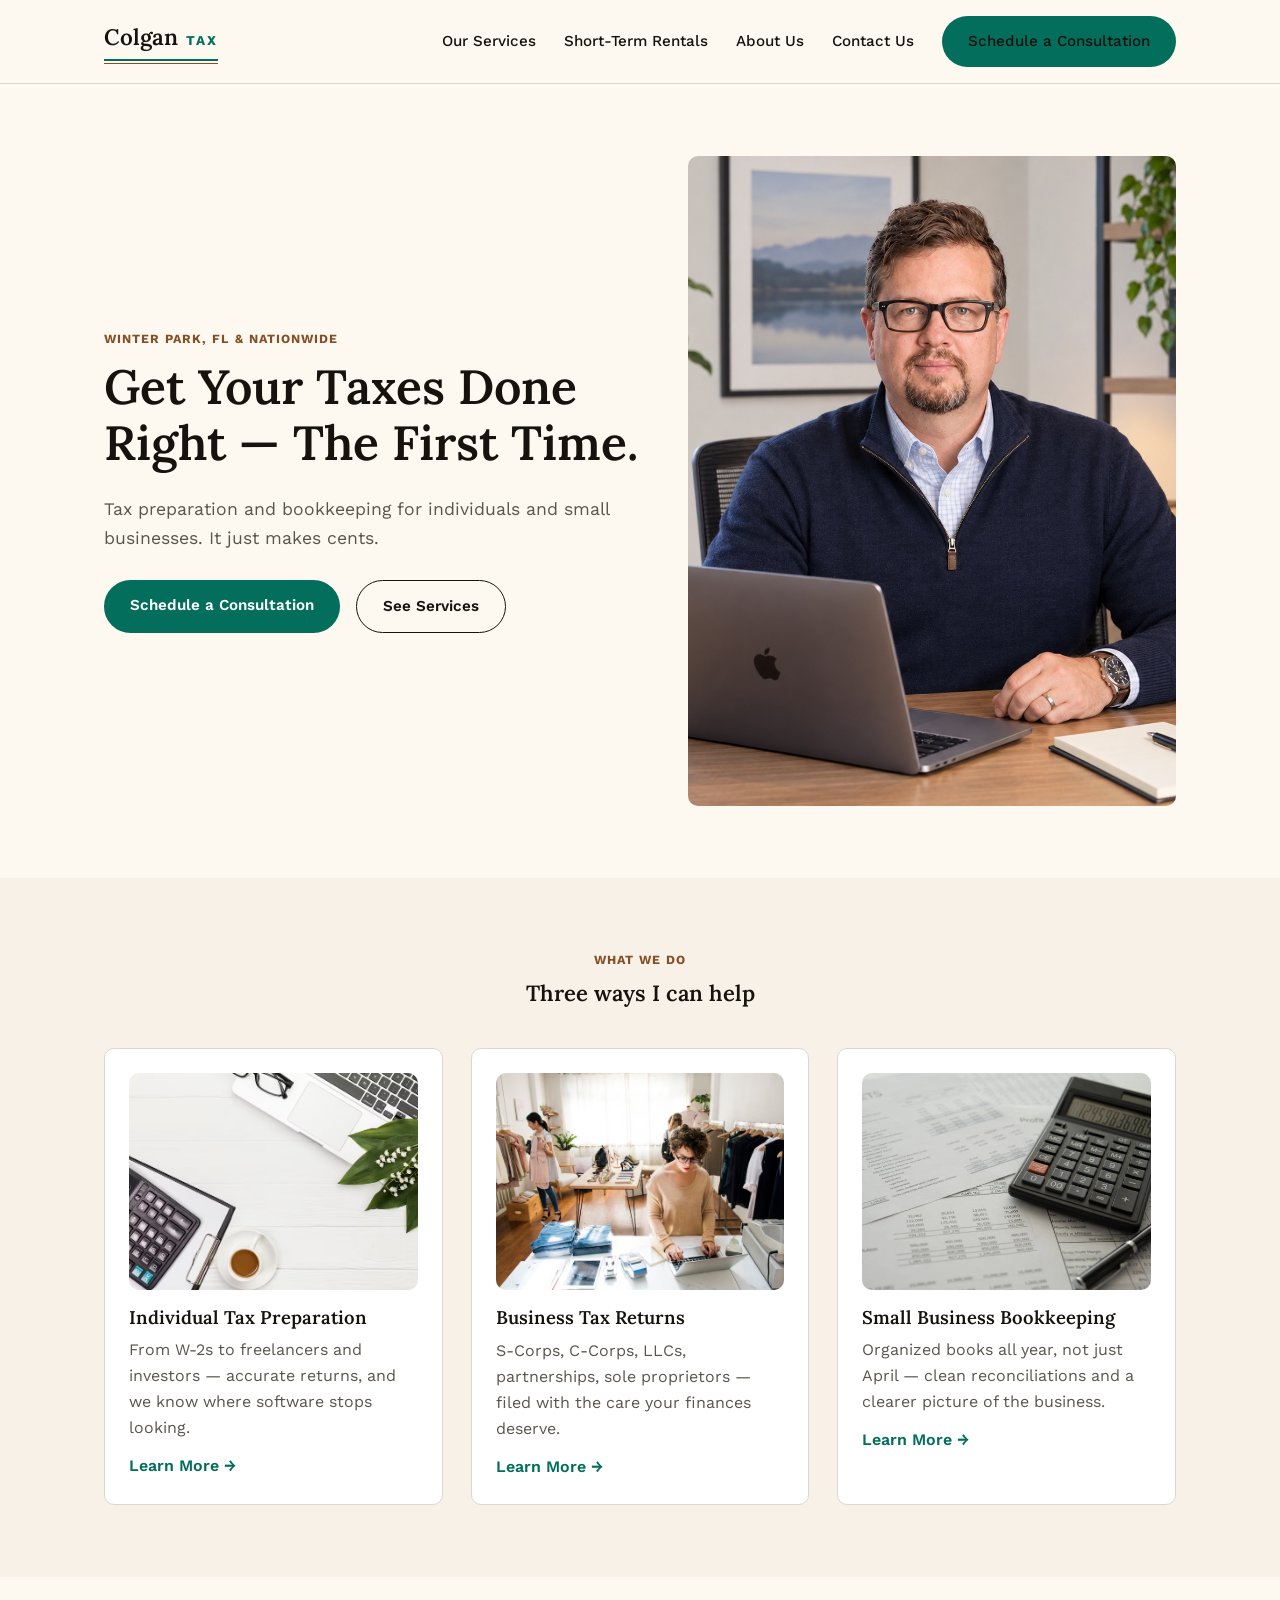
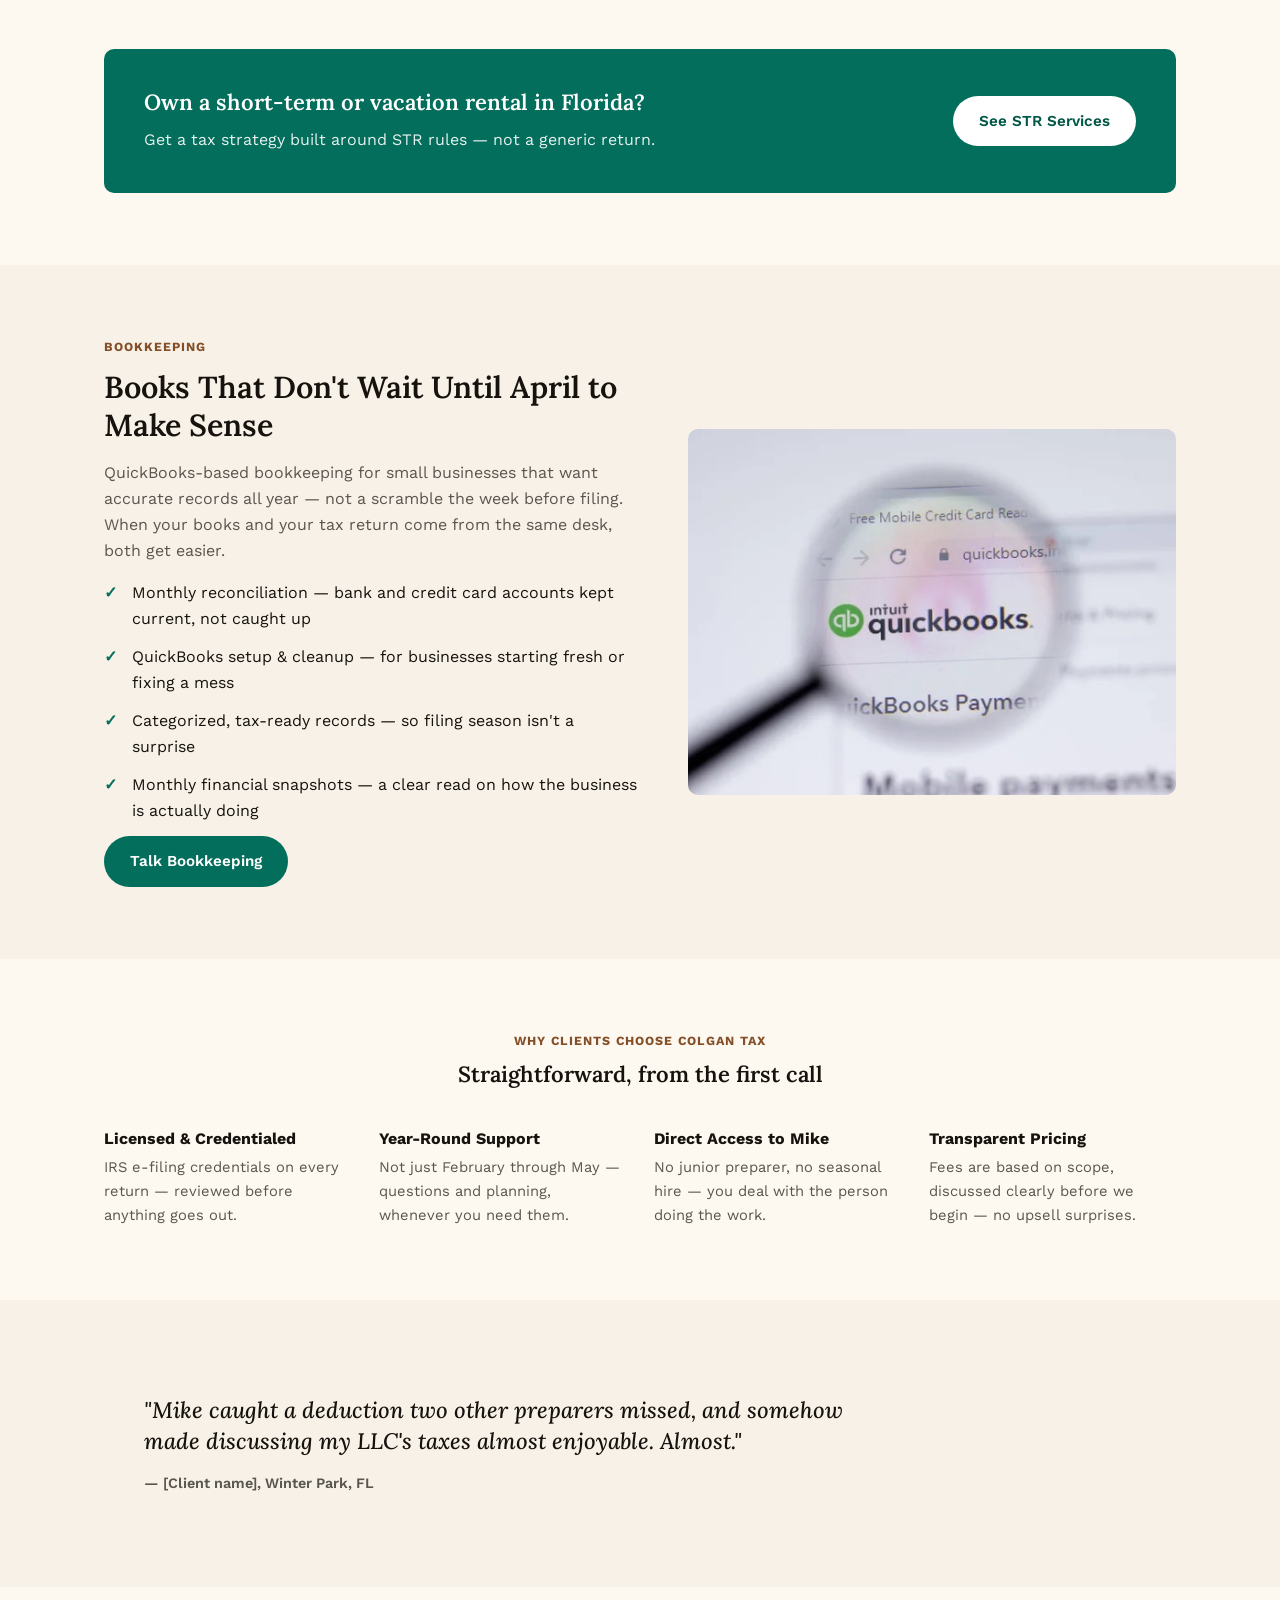
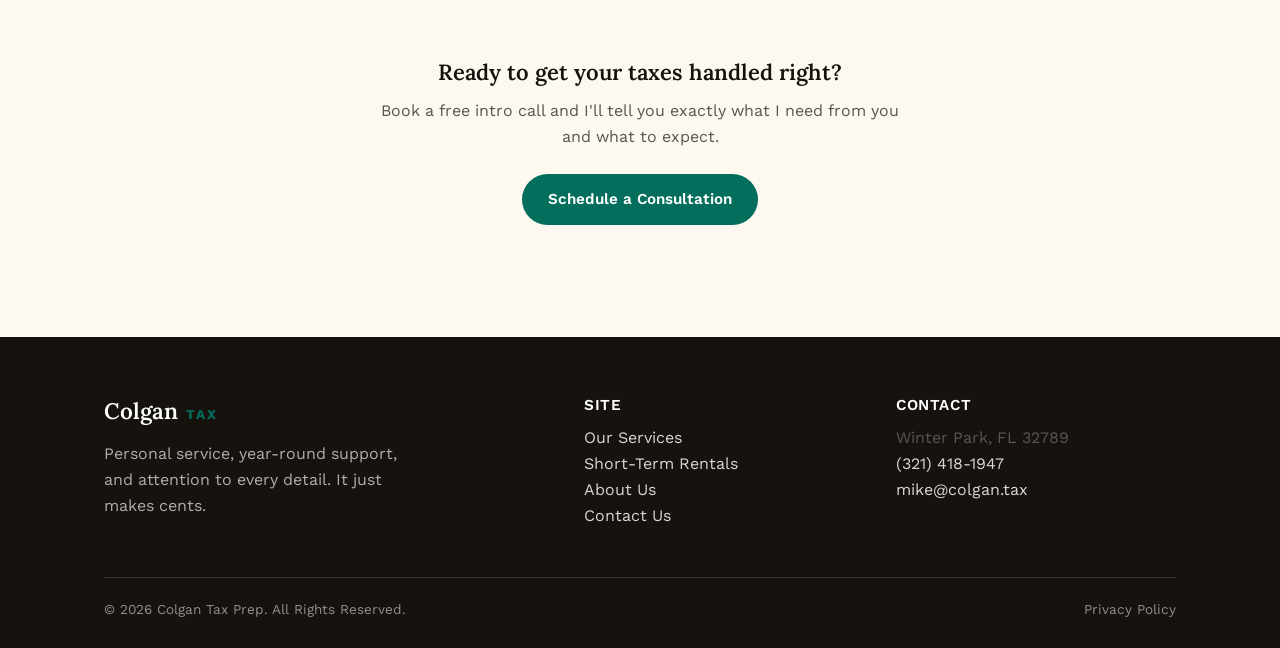
<file: index.html>
<!DOCTYPE html>
<html lang="en">
<head>
  <meta charset="UTF-8">
  <meta name="viewport" content="width=device-width, initial-scale=1.0">
  <title>Colgan Tax | Tax Prep &amp; Bookkeeping for Individuals, Businesses &amp; Short-Term Rental Owners</title>
  <meta name="description" content="Colgan Tax provides individual and business tax preparation, small business bookkeeping, and specialized tax services for short-term rental owners, with deep expertise in Florida rental rules.">
  <link rel="icon" type="image/svg+xml" href="images/favicon.svg">
  <link rel="stylesheet" href="css/styles.css">
</head>
<body>

  <header class="site-header">
    <nav class="nav">
      <a href="index.html" class="logo">
        <span class="logo-wordmark">Colgan<span class="tax">TAX</span></span>
        <span class="logo-rules"><span class="rule-1"></span><span class="rule-2"></span></span>
      </a>
      <button class="nav-toggle" aria-label="Toggle navigation">&#9776;</button>
      <ul class="nav-links">
        <li><a href="services.html">Our Services</a></li>
        <li><a href="short-term-rentals.html">Short-Term Rentals</a></li>
        <li><a href="about.html">About Us</a></li>
        <li><a href="contact.html">Contact Us</a></li>
        <li><a href="contact.html#consultation" class="btn btn-primary">Schedule a Consultation</a></li>
      </ul>
    </nav>
  </header>

  <section class="hero">
    <div class="container hero-grid">
      <div>
        <span class="eyebrow">Winter Park, FL &amp; Nationwide</span>
        <h1 class="display">Get Your Taxes Done Right — The First Time.</h1>
        <p class="lead" style="font-size:1.1rem;">Tax preparation and bookkeeping for individuals and small businesses. It just makes cents.</p>
        <div class="actions">
          <a href="contact.html#consultation" class="btn btn-primary">Schedule a Consultation</a>
          <a href="services.html" class="btn btn-outline">See Services</a>
        </div>
      </div>
      <img src="images/mike-at-desk.jpg" alt="Mike Colgan working at his desk" style="border-radius: var(--radius-card); aspect-ratio: 3/4; object-fit: cover; width: 100%;">
    </div>
  </section>

  <section class="bg-paper-alt">
    <div class="container">
      <div class="section-header center">
        <span class="eyebrow">What We Do</span>
        <h2>Three ways I can help</h2>
      </div>
      <div class="grid grid-3">
        <div class="card">
          <img src="images/desk-work.jpg" alt="Desk with calculator, laptop, and coffee" style="border-radius: var(--radius-card); aspect-ratio: 4/3; object-fit: cover; width: 100%;">
          <h3>Individual Tax Preparation</h3>
          <p>From W-2s to freelancers and investors — accurate returns, and we know where software stops looking.</p>
          <a href="services.html#individual" class="text-link">Learn More &rarr;</a>
        </div>
        <div class="card">
          <img src="images/office.jpg" alt="Small business owner working on a laptop in her shop" style="border-radius: var(--radius-card); aspect-ratio: 4/3; object-fit: cover; width: 100%;">
          <h3>Business Tax Returns</h3>
          <p>S-Corps, C-Corps, LLCs, partnerships, sole proprietors — filed with the care your finances deserve.</p>
          <a href="services.html#business" class="text-link">Learn More &rarr;</a>
        </div>
        <div class="card">
          <img src="images/ledgers.jpg" alt="Financial statements and calculator" style="border-radius: var(--radius-card); aspect-ratio: 4/3; object-fit: cover; width: 100%;">
          <h3>Small Business Bookkeeping</h3>
          <p>Organized books all year, not just April — clean reconciliations and a clearer picture of the business.</p>
          <a href="services.html#bookkeeping" class="text-link">Learn More &rarr;</a>
        </div>
      </div>
    </div>
  </section>

  <section>
    <div class="container">
      <div class="callout">
        <div>
          <h2>Own a short-term or vacation rental in Florida?</h2>
          <p>Get a tax strategy built around STR rules — not a generic return.</p>
        </div>
        <a href="short-term-rentals.html" class="btn" style="background:#fff;color:var(--green-dark);">See STR Services</a>
      </div>
    </div>
  </section>

  <section id="bookkeeping" class="bg-paper-alt">
    <div class="container hero-grid">
      <div>
        <span class="eyebrow">Bookkeeping</span>
        <h2 style="font-size:1.9rem;">Books That Don't Wait Until April to Make Sense</h2>
        <p>QuickBooks-based bookkeeping for small businesses that want accurate records all year — not a scramble the week before filing. When your books and your tax return come from the same desk, both get easier.</p>
        <ul class="check-list">
          <li>Monthly reconciliation — bank and credit card accounts kept current, not caught up</li>
          <li>QuickBooks setup &amp; cleanup — for businesses starting fresh or fixing a mess</li>
          <li>Categorized, tax-ready records — so filing season isn't a surprise</li>
          <li>Monthly financial snapshots — a clear read on how the business is actually doing</li>
        </ul>
        <a href="contact.html#consultation" class="btn btn-primary">Talk Bookkeeping</a>
      </div>
      <img src="images/quickbooks-dashboard.jpg" alt="QuickBooks bookkeeping software" style="border-radius: var(--radius-card); aspect-ratio: 4/3; object-fit: cover; width: 100%;">
    </div>
  </section>

  <section>
    <div class="container">
      <div class="section-header center">
        <span class="eyebrow">Why Clients Choose Colgan Tax</span>
        <h2>Straightforward, from the first call</h2>
      </div>
      <div class="grid grid-4">
        <div class="trust-item">
          <h3>Licensed &amp; Credentialed</h3>
          <p>IRS e-filing credentials on every return — reviewed before anything goes out.</p>
        </div>
        <div class="trust-item">
          <h3>Year-Round Support</h3>
          <p>Not just February through May — questions and planning, whenever you need them.</p>
        </div>
        <div class="trust-item">
          <h3>Direct Access to Mike</h3>
          <p>No junior preparer, no seasonal hire — you deal with the person doing the work.</p>
        </div>
        <div class="trust-item">
          <h3>Transparent Pricing</h3>
          <p>Fees are based on scope, discussed clearly before we begin — no upsell surprises.</p>
        </div>
      </div>
    </div>
  </section>

  <section class="bg-paper-alt">
    <div class="container">
      <blockquote class="testimonial">
        "Mike caught a deduction two other preparers missed, and somehow made discussing my LLC's taxes almost enjoyable. Almost."
        <cite>— [Client name], Winter Park, FL</cite>
      </blockquote>
    </div>
  </section>

  <section class="text-center">
    <div class="container">
      <h2>Ready to get your taxes handled right?</h2>
      <p style="max-width:520px;margin:0 auto 24px;">Book a free intro call and I'll tell you exactly what I need from you and what to expect.</p>
      <a href="contact.html#consultation" class="btn btn-primary">Schedule a Consultation</a>
    </div>
  </section>

  <footer class="site-footer">
    <div class="container">
      <div class="footer-grid">
        <div>
          <span class="logo-wordmark">Colgan<span class="tax">TAX</span></span>
          <p class="footer-tagline">Personal service, year-round support, and attention to every detail. It just makes cents.</p>
        </div>
        <div>
          <h4>Site</h4>
          <p><a href="services.html">Our Services</a><br>
          <a href="short-term-rentals.html">Short-Term Rentals</a><br>
          <a href="about.html">About Us</a><br>
          <a href="contact.html">Contact Us</a></p>
        </div>
        <div>
          <h4>Contact</h4>
          <p>Winter Park, FL 32789<br>
          <a href="tel:+13214181947">(321) 418-1947</a><br>
          <a href="mailto:mike@colgan.tax">mike@colgan.tax</a></p>
        </div>
      </div>
      <div class="footer-bottom">
        <span>&copy; <span data-year>2026</span> Colgan Tax Prep. All Rights Reserved.</span>
        <span><a href="#">Privacy Policy</a></span>
      </div>
    </div>
  </footer>

  <script src="js/main.js"></script>
</body>
</html>
</file>
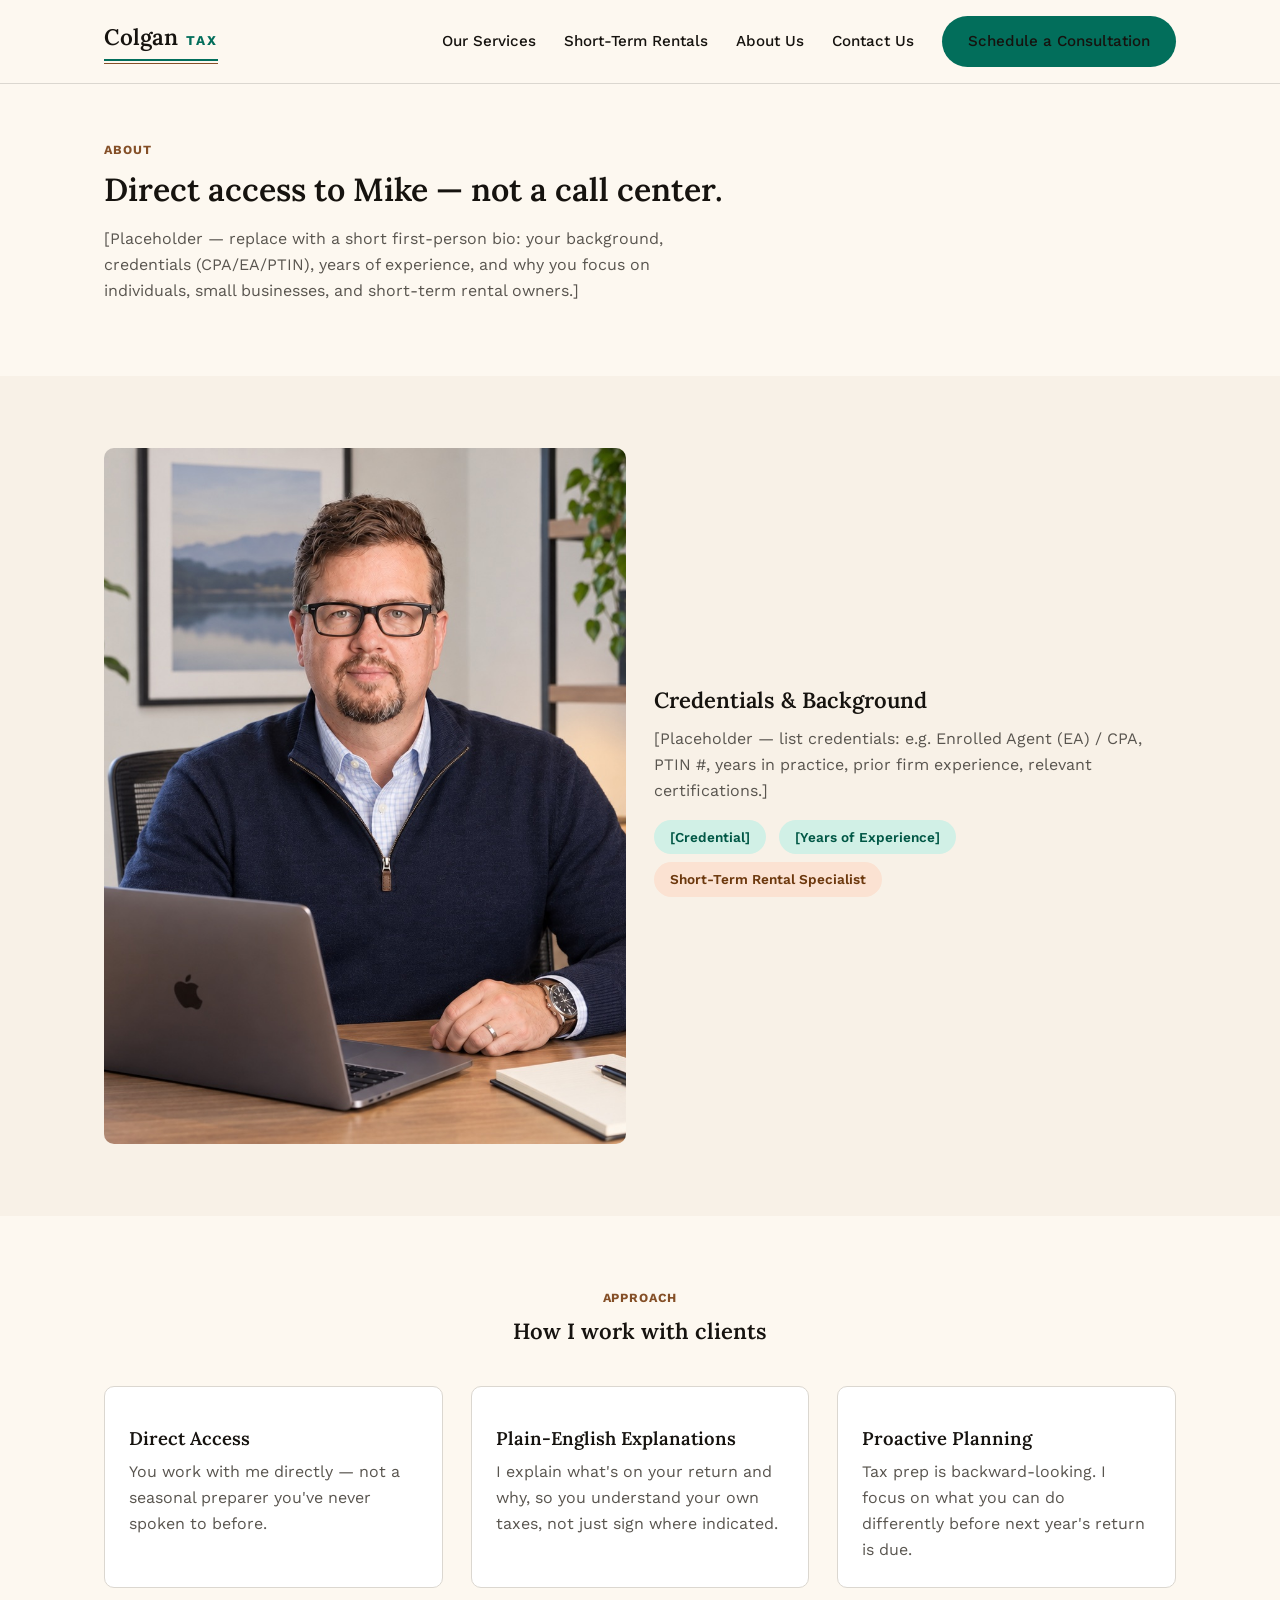
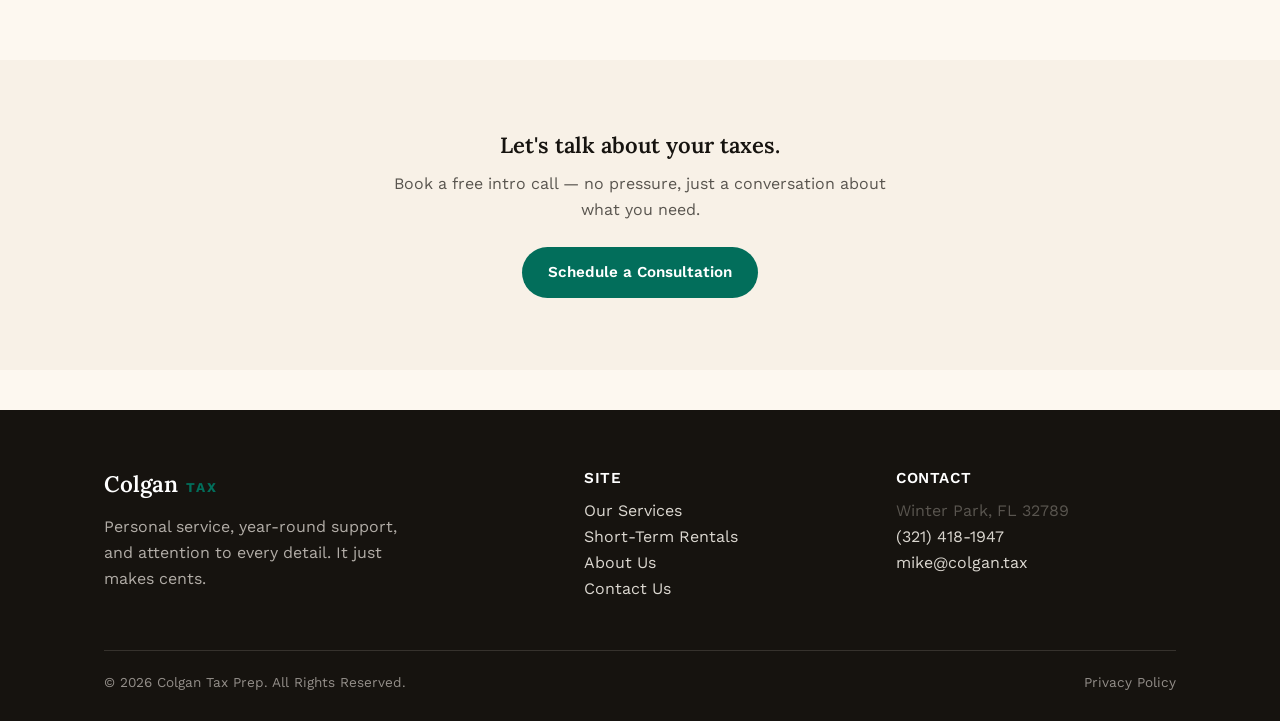
<file: about.html>
<!DOCTYPE html>
<html lang="en">
<head>
  <meta charset="UTF-8">
  <meta name="viewport" content="width=device-width, initial-scale=1.0">
  <title>About | Colgan Tax</title>
  <meta name="description" content="Learn about Colgan Tax and Mike Colgan's approach to individual, business, and short-term rental tax preparation.">
  <link rel="icon" type="image/svg+xml" href="images/favicon.svg">
  <link rel="stylesheet" href="css/styles.css">
</head>
<body>

  <header class="site-header">
    <nav class="nav">
      <a href="index.html" class="logo">
        <span class="logo-wordmark">Colgan<span class="tax">TAX</span></span>
        <span class="logo-rules"><span class="rule-1"></span><span class="rule-2"></span></span>
      </a>
      <button class="nav-toggle" aria-label="Toggle navigation">&#9776;</button>
      <ul class="nav-links">
        <li><a href="services.html">Our Services</a></li>
        <li><a href="short-term-rentals.html">Short-Term Rentals</a></li>
        <li><a href="about.html">About Us</a></li>
        <li><a href="contact.html">Contact Us</a></li>
        <li><a href="contact.html#consultation" class="btn btn-primary">Schedule a Consultation</a></li>
      </ul>
    </nav>
  </header>

  <section class="hero-small">
    <div class="container">
      <span class="eyebrow">About</span>
      <h1>Direct access to Mike — not a call center.</h1>
      <p style="max-width:600px;">[Placeholder — replace with a short first-person bio: your background, credentials (CPA/EA/PTIN), years of experience, and why you focus on individuals, small businesses, and short-term rental owners.]</p>
    </div>
  </section>

  <section class="bg-paper-alt">
    <div class="container grid grid-2" style="align-items:center;">
      <img src="images/mike-at-desk.jpg" alt="Mike Colgan working at his desk" style="border-radius: var(--radius-card); aspect-ratio: 3/4; object-fit: cover; width: 100%;">
      <div>
        <h2>Credentials &amp; Background</h2>
        <p>[Placeholder — list credentials: e.g. Enrolled Agent (EA) / CPA, PTIN #, years in practice, prior firm experience, relevant certifications.]</p>
        <div>
          <span class="tag tag-green">[Credential]</span>
          <span class="tag tag-green">[Years of Experience]</span>
          <span class="tag tag-gold">Short-Term Rental Specialist</span>
        </div>
      </div>
    </div>
  </section>

  <section>
    <div class="container">
      <div class="section-header center">
        <span class="eyebrow">Approach</span>
        <h2>How I work with clients</h2>
      </div>
      <div class="grid grid-3">
        <div class="card">
          <h3>Direct Access</h3>
          <p style="margin-bottom:0;">You work with me directly — not a seasonal preparer you've never spoken to before.</p>
        </div>
        <div class="card">
          <h3>Plain-English Explanations</h3>
          <p style="margin-bottom:0;">I explain what's on your return and why, so you understand your own taxes, not just sign where indicated.</p>
        </div>
        <div class="card">
          <h3>Proactive Planning</h3>
          <p style="margin-bottom:0;">Tax prep is backward-looking. I focus on what you can do differently before next year's return is due.</p>
        </div>
      </div>
    </div>
  </section>

  <section class="bg-paper-alt text-center">
    <div class="container">
      <h2>Let's talk about your taxes.</h2>
      <p style="max-width:520px;margin:0 auto 24px;">Book a free intro call — no pressure, just a conversation about what you need.</p>
      <a href="contact.html#consultation" class="btn btn-primary">Schedule a Consultation</a>
    </div>
  </section>

  <footer class="site-footer">
    <div class="container">
      <div class="footer-grid">
        <div>
          <span class="logo-wordmark">Colgan<span class="tax">TAX</span></span>
          <p class="footer-tagline">Personal service, year-round support, and attention to every detail. It just makes cents.</p>
        </div>
        <div>
          <h4>Site</h4>
          <p><a href="services.html">Our Services</a><br>
          <a href="short-term-rentals.html">Short-Term Rentals</a><br>
          <a href="about.html">About Us</a><br>
          <a href="contact.html">Contact Us</a></p>
        </div>
        <div>
          <h4>Contact</h4>
          <p>Winter Park, FL 32789<br>
          <a href="tel:+13214181947">(321) 418-1947</a><br>
          <a href="mailto:mike@colgan.tax">mike@colgan.tax</a></p>
        </div>
      </div>
      <div class="footer-bottom">
        <span>&copy; <span data-year>2026</span> Colgan Tax Prep. All Rights Reserved.</span>
        <span><a href="#">Privacy Policy</a></span>
      </div>
    </div>
  </footer>

  <script src="js/main.js"></script>
</body>
</html>
</file>
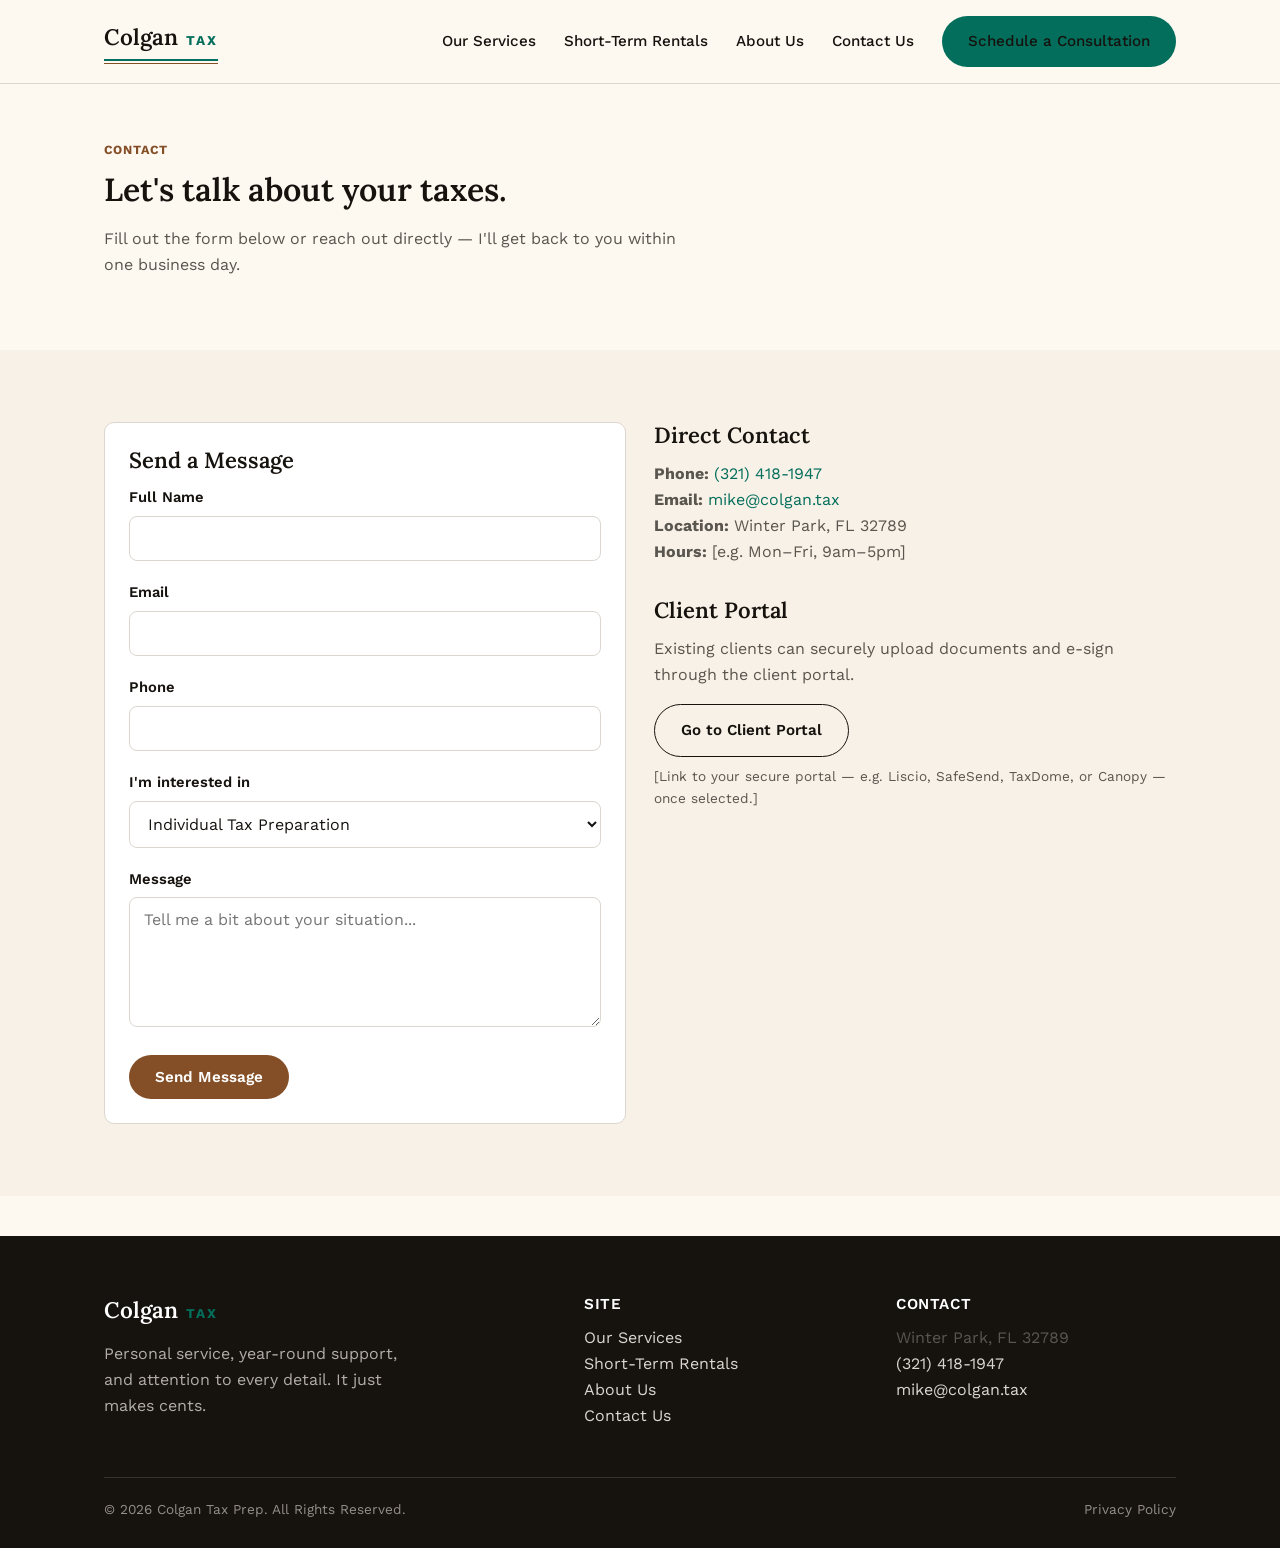
<file: contact.html>
<!DOCTYPE html>
<html lang="en">
<head>
  <meta charset="UTF-8">
  <meta name="viewport" content="width=device-width, initial-scale=1.0">
  <title>Contact | Colgan Tax</title>
  <meta name="description" content="Contact Colgan Tax to book a consultation for individual tax, business tax, bookkeeping, or short-term rental tax services.">
  <link rel="icon" type="image/svg+xml" href="images/favicon.svg">
  <link rel="stylesheet" href="css/styles.css">
</head>
<body>

  <header class="site-header">
    <nav class="nav">
      <a href="index.html" class="logo">
        <span class="logo-wordmark">Colgan<span class="tax">TAX</span></span>
        <span class="logo-rules"><span class="rule-1"></span><span class="rule-2"></span></span>
      </a>
      <button class="nav-toggle" aria-label="Toggle navigation">&#9776;</button>
      <ul class="nav-links">
        <li><a href="services.html">Our Services</a></li>
        <li><a href="short-term-rentals.html">Short-Term Rentals</a></li>
        <li><a href="about.html">About Us</a></li>
        <li><a href="contact.html">Contact Us</a></li>
        <li><a href="contact.html#consultation" class="btn btn-primary">Schedule a Consultation</a></li>
      </ul>
    </nav>
  </header>

  <section class="hero-small">
    <div class="container">
      <span class="eyebrow">Contact</span>
      <h1>Let's talk about your taxes.</h1>
      <p style="max-width:600px;">Fill out the form below or reach out directly — I'll get back to you within one business day.</p>
    </div>
  </section>

  <section id="consultation" class="bg-paper-alt">
    <div class="container grid grid-2">
      <div class="card">
        <h2>Send a Message</h2>
        <!--
          Netlify Forms: this form is auto-detected at deploy time because of
          data-netlify="true" and the hidden form-name field. No backend needed.
          Submissions show up in the Netlify dashboard under Forms.
        -->
        <form name="contact" method="POST" data-netlify="true" netlify-honeypot="bot-field">
          <input type="hidden" name="form-name" value="contact">
          <p style="display:none;">
            <label>Don't fill this out if you're human: <input name="bot-field"></label>
          </p>

          <div class="field">
            <label for="name">Full Name</label>
            <input type="text" id="name" name="name" required>
          </div>

          <div class="field">
            <label for="email">Email</label>
            <input type="email" id="email" name="email" required>
          </div>

          <div class="field">
            <label for="phone">Phone</label>
            <input type="tel" id="phone" name="phone">
          </div>

          <div class="field">
            <label for="interest">I'm interested in</label>
            <select id="interest" name="interest">
              <option>Individual Tax Preparation</option>
              <option>Business Tax Preparation</option>
              <option>Bookkeeping</option>
              <option>Short-Term Rental Tax</option>
              <option>Not sure yet</option>
            </select>
          </div>

          <div class="field">
            <label for="message">Message</label>
            <textarea id="message" name="message" required placeholder="Tell me a bit about your situation..."></textarea>
          </div>

          <button type="submit" class="btn btn-gold">Send Message</button>
        </form>
      </div>

      <div>
        <h2>Direct Contact</h2>
        <p><strong>Phone:</strong> <a href="tel:+13214181947">(321) 418-1947</a><br>
        <strong>Email:</strong> <a href="mailto:mike@colgan.tax">mike@colgan.tax</a><br>
        <strong>Location:</strong> Winter Park, FL 32789<br>
        <strong>Hours:</strong> [e.g. Mon–Fri, 9am–5pm]</p>

        <h2 style="margin-top:32px;">Client Portal</h2>
        <p>Existing clients can securely upload documents and e-sign through the client portal.</p>
        <a href="#" class="btn btn-outline">Go to Client Portal</a>
        <p style="font-size:0.85rem;margin-top:8px;">[Link to your secure portal — e.g. Liscio, SafeSend, TaxDome, or Canopy — once selected.]</p>
      </div>
    </div>
  </section>

  <footer class="site-footer">
    <div class="container">
      <div class="footer-grid">
        <div>
          <span class="logo-wordmark">Colgan<span class="tax">TAX</span></span>
          <p class="footer-tagline">Personal service, year-round support, and attention to every detail. It just makes cents.</p>
        </div>
        <div>
          <h4>Site</h4>
          <p><a href="services.html">Our Services</a><br>
          <a href="short-term-rentals.html">Short-Term Rentals</a><br>
          <a href="about.html">About Us</a><br>
          <a href="contact.html">Contact Us</a></p>
        </div>
        <div>
          <h4>Contact</h4>
          <p>Winter Park, FL 32789<br>
          <a href="tel:+13214181947">(321) 418-1947</a><br>
          <a href="mailto:mike@colgan.tax">mike@colgan.tax</a></p>
        </div>
      </div>
      <div class="footer-bottom">
        <span>&copy; <span data-year>2026</span> Colgan Tax Prep. All Rights Reserved.</span>
        <span><a href="#">Privacy Policy</a></span>
      </div>
    </div>
  </footer>

  <script src="js/main.js"></script>
</body>
</html>
</file>
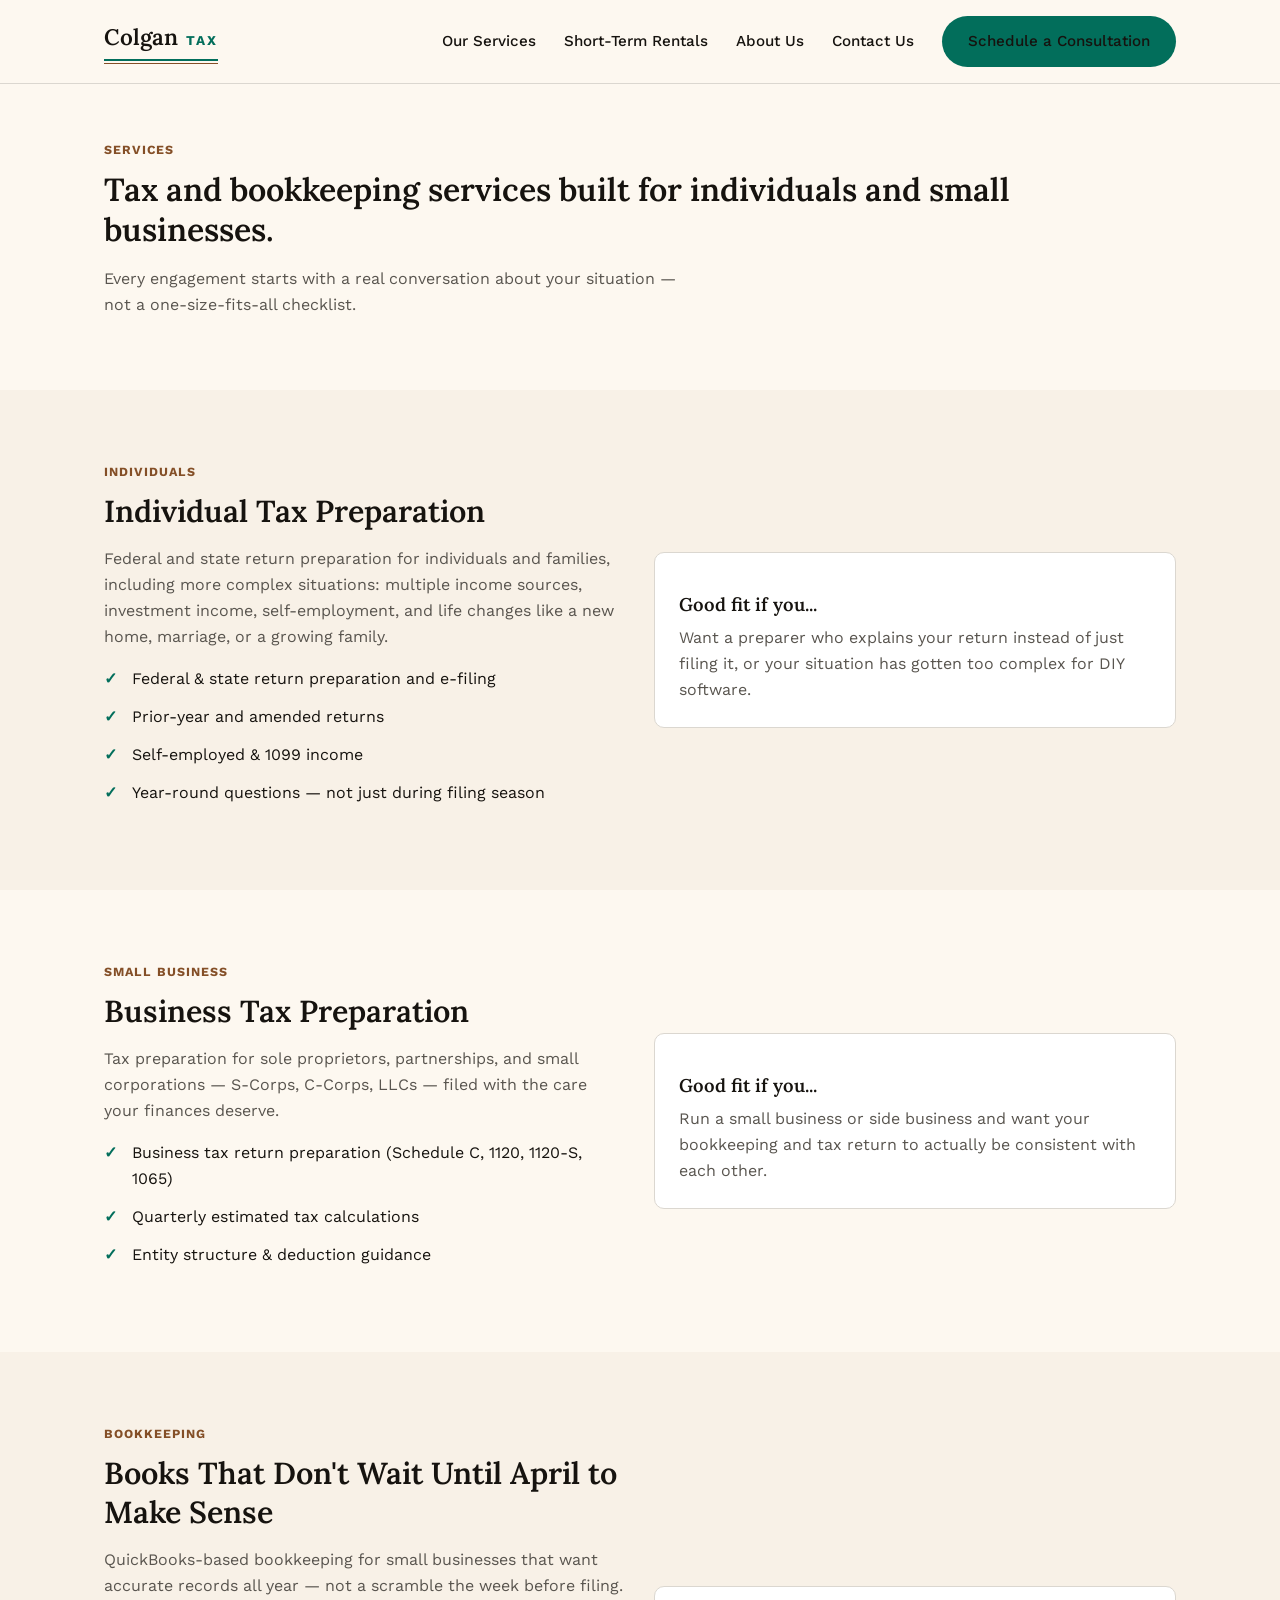
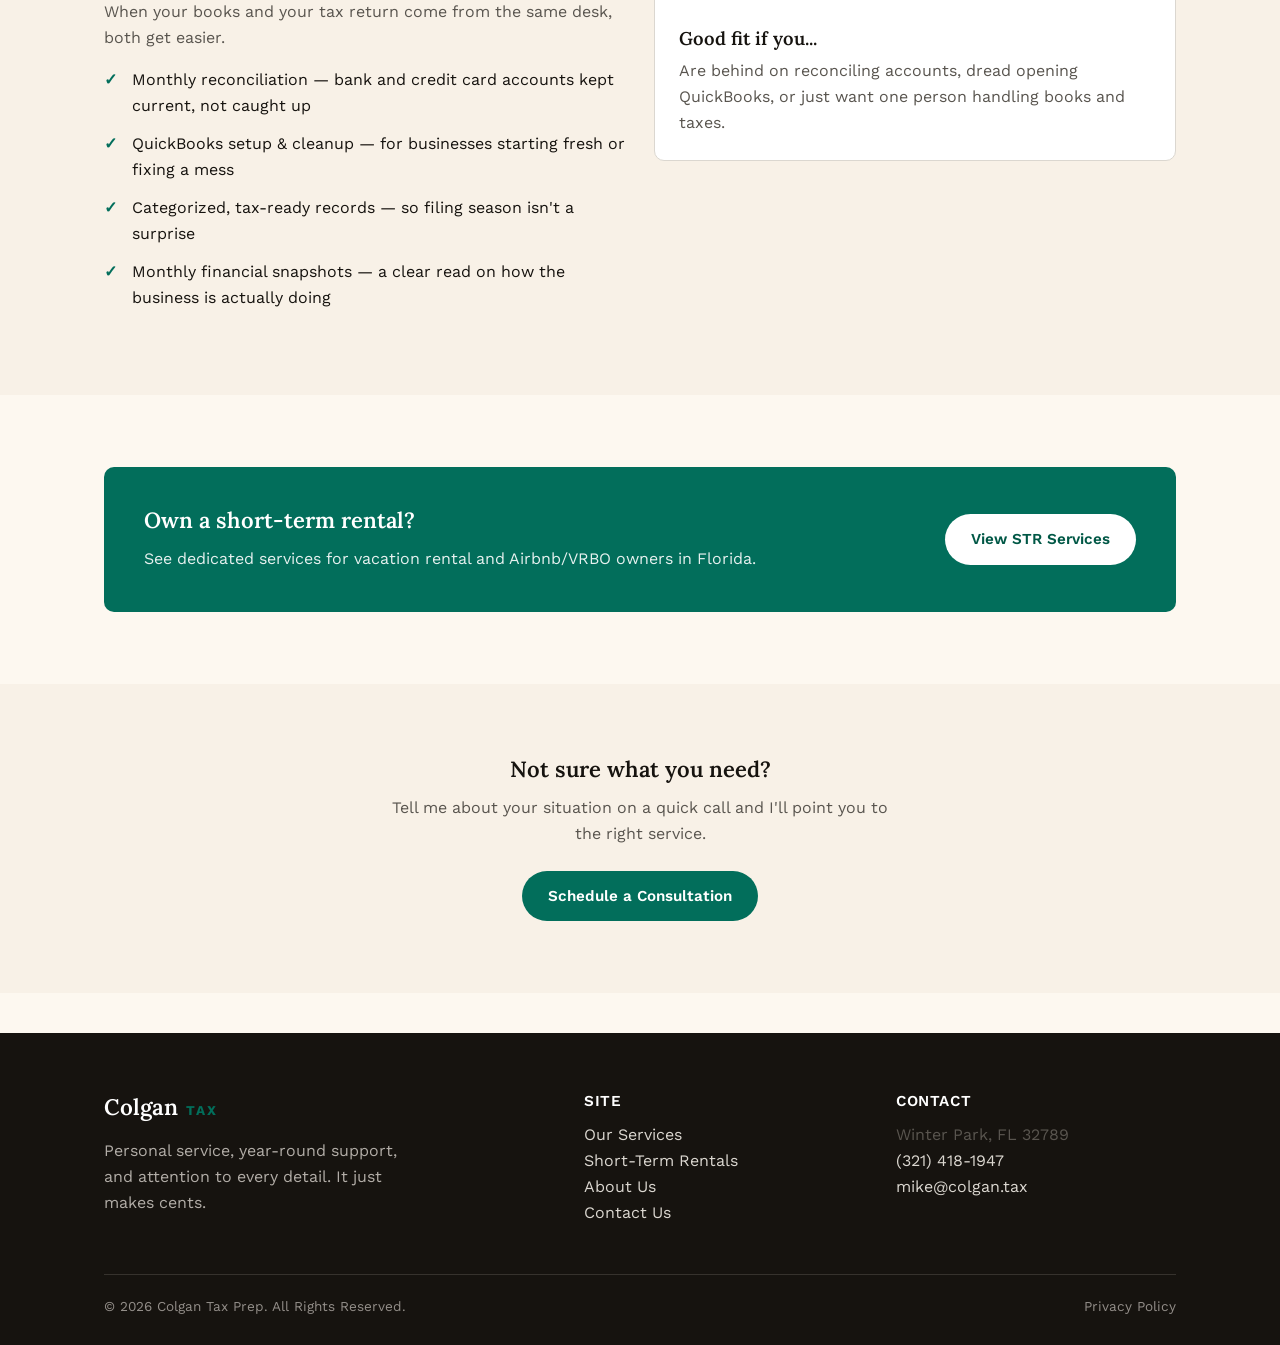
<file: services.html>
<!DOCTYPE html>
<html lang="en">
<head>
  <meta charset="UTF-8">
  <meta name="viewport" content="width=device-width, initial-scale=1.0">
  <title>Services | Colgan Tax</title>
  <meta name="description" content="Individual tax preparation, business tax preparation, and small business bookkeeping services from Colgan Tax.">
  <link rel="icon" type="image/svg+xml" href="images/favicon.svg">
  <link rel="stylesheet" href="css/styles.css">
</head>
<body>

  <header class="site-header">
    <nav class="nav">
      <a href="index.html" class="logo">
        <span class="logo-wordmark">Colgan<span class="tax">TAX</span></span>
        <span class="logo-rules"><span class="rule-1"></span><span class="rule-2"></span></span>
      </a>
      <button class="nav-toggle" aria-label="Toggle navigation">&#9776;</button>
      <ul class="nav-links">
        <li><a href="services.html">Our Services</a></li>
        <li><a href="short-term-rentals.html">Short-Term Rentals</a></li>
        <li><a href="about.html">About Us</a></li>
        <li><a href="contact.html">Contact Us</a></li>
        <li><a href="contact.html#consultation" class="btn btn-primary">Schedule a Consultation</a></li>
      </ul>
    </nav>
  </header>

  <section class="hero-small">
    <div class="container">
      <span class="eyebrow">Services</span>
      <h1>Tax and bookkeeping services built for individuals and small businesses.</h1>
      <p style="max-width:600px;">Every engagement starts with a real conversation about your situation — not a one-size-fits-all checklist.</p>
    </div>
  </section>

  <section id="individual" class="bg-paper-alt">
    <div class="container grid grid-2" style="align-items:center;">
      <div>
        <span class="eyebrow">Individuals</span>
        <h2 style="font-size:1.9rem;">Individual Tax Preparation</h2>
        <p>Federal and state return preparation for individuals and families, including more complex situations: multiple income sources, investment income, self-employment, and life changes like a new home, marriage, or a growing family.</p>
        <ul class="check-list">
          <li>Federal &amp; state return preparation and e-filing</li>
          <li>Prior-year and amended returns</li>
          <li>Self-employed &amp; 1099 income</li>
          <li>Year-round questions — not just during filing season</li>
        </ul>
      </div>
      <div class="card">
        <h3>Good fit if you...</h3>
        <p style="margin-bottom:0;">Want a preparer who explains your return instead of just filing it, or your situation has gotten too complex for DIY software.</p>
      </div>
    </div>
  </section>

  <section id="business">
    <div class="container grid grid-2" style="align-items:center;">
      <div class="card" style="order:2;">
        <h3>Good fit if you...</h3>
        <p style="margin-bottom:0;">Run a small business or side business and want your bookkeeping and tax return to actually be consistent with each other.</p>
      </div>
      <div style="order:1;">
        <span class="eyebrow">Small Business</span>
        <h2 style="font-size:1.9rem;">Business Tax Preparation</h2>
        <p>Tax preparation for sole proprietors, partnerships, and small corporations — S-Corps, C-Corps, LLCs — filed with the care your finances deserve.</p>
        <ul class="check-list">
          <li>Business tax return preparation (Schedule C, 1120, 1120-S, 1065)</li>
          <li>Quarterly estimated tax calculations</li>
          <li>Entity structure &amp; deduction guidance</li>
        </ul>
      </div>
    </div>
  </section>

  <section id="bookkeeping" class="bg-paper-alt">
    <div class="container grid grid-2" style="align-items:center;">
      <div>
        <span class="eyebrow">Bookkeeping</span>
        <h2 style="font-size:1.9rem;">Books That Don't Wait Until April to Make Sense</h2>
        <p>QuickBooks-based bookkeeping for small businesses that want accurate records all year — not a scramble the week before filing. When your books and your tax return come from the same desk, both get easier.</p>
        <ul class="check-list">
          <li>Monthly reconciliation — bank and credit card accounts kept current, not caught up</li>
          <li>QuickBooks setup &amp; cleanup — for businesses starting fresh or fixing a mess</li>
          <li>Categorized, tax-ready records — so filing season isn't a surprise</li>
          <li>Monthly financial snapshots — a clear read on how the business is actually doing</li>
        </ul>
      </div>
      <div class="card">
        <h3>Good fit if you...</h3>
        <p style="margin-bottom:0;">Are behind on reconciling accounts, dread opening QuickBooks, or just want one person handling books and taxes.</p>
      </div>
    </div>
  </section>

  <section>
    <div class="container">
      <div class="callout">
        <div>
          <h2>Own a short-term rental?</h2>
          <p>See dedicated services for vacation rental and Airbnb/VRBO owners in Florida.</p>
        </div>
        <a href="short-term-rentals.html" class="btn" style="background:#fff;color:var(--green-dark);">View STR Services</a>
      </div>
    </div>
  </section>

  <section class="bg-paper-alt text-center">
    <div class="container">
      <h2>Not sure what you need?</h2>
      <p style="max-width:520px;margin:0 auto 24px;">Tell me about your situation on a quick call and I'll point you to the right service.</p>
      <a href="contact.html#consultation" class="btn btn-primary">Schedule a Consultation</a>
    </div>
  </section>

  <footer class="site-footer">
    <div class="container">
      <div class="footer-grid">
        <div>
          <span class="logo-wordmark">Colgan<span class="tax">TAX</span></span>
          <p class="footer-tagline">Personal service, year-round support, and attention to every detail. It just makes cents.</p>
        </div>
        <div>
          <h4>Site</h4>
          <p><a href="services.html">Our Services</a><br>
          <a href="short-term-rentals.html">Short-Term Rentals</a><br>
          <a href="about.html">About Us</a><br>
          <a href="contact.html">Contact Us</a></p>
        </div>
        <div>
          <h4>Contact</h4>
          <p>Winter Park, FL 32789<br>
          <a href="tel:+13214181947">(321) 418-1947</a><br>
          <a href="mailto:mike@colgan.tax">mike@colgan.tax</a></p>
        </div>
      </div>
      <div class="footer-bottom">
        <span>&copy; <span data-year>2026</span> Colgan Tax Prep. All Rights Reserved.</span>
        <span><a href="#">Privacy Policy</a></span>
      </div>
    </div>
  </footer>

  <script src="js/main.js"></script>
</body>
</html>
</file>
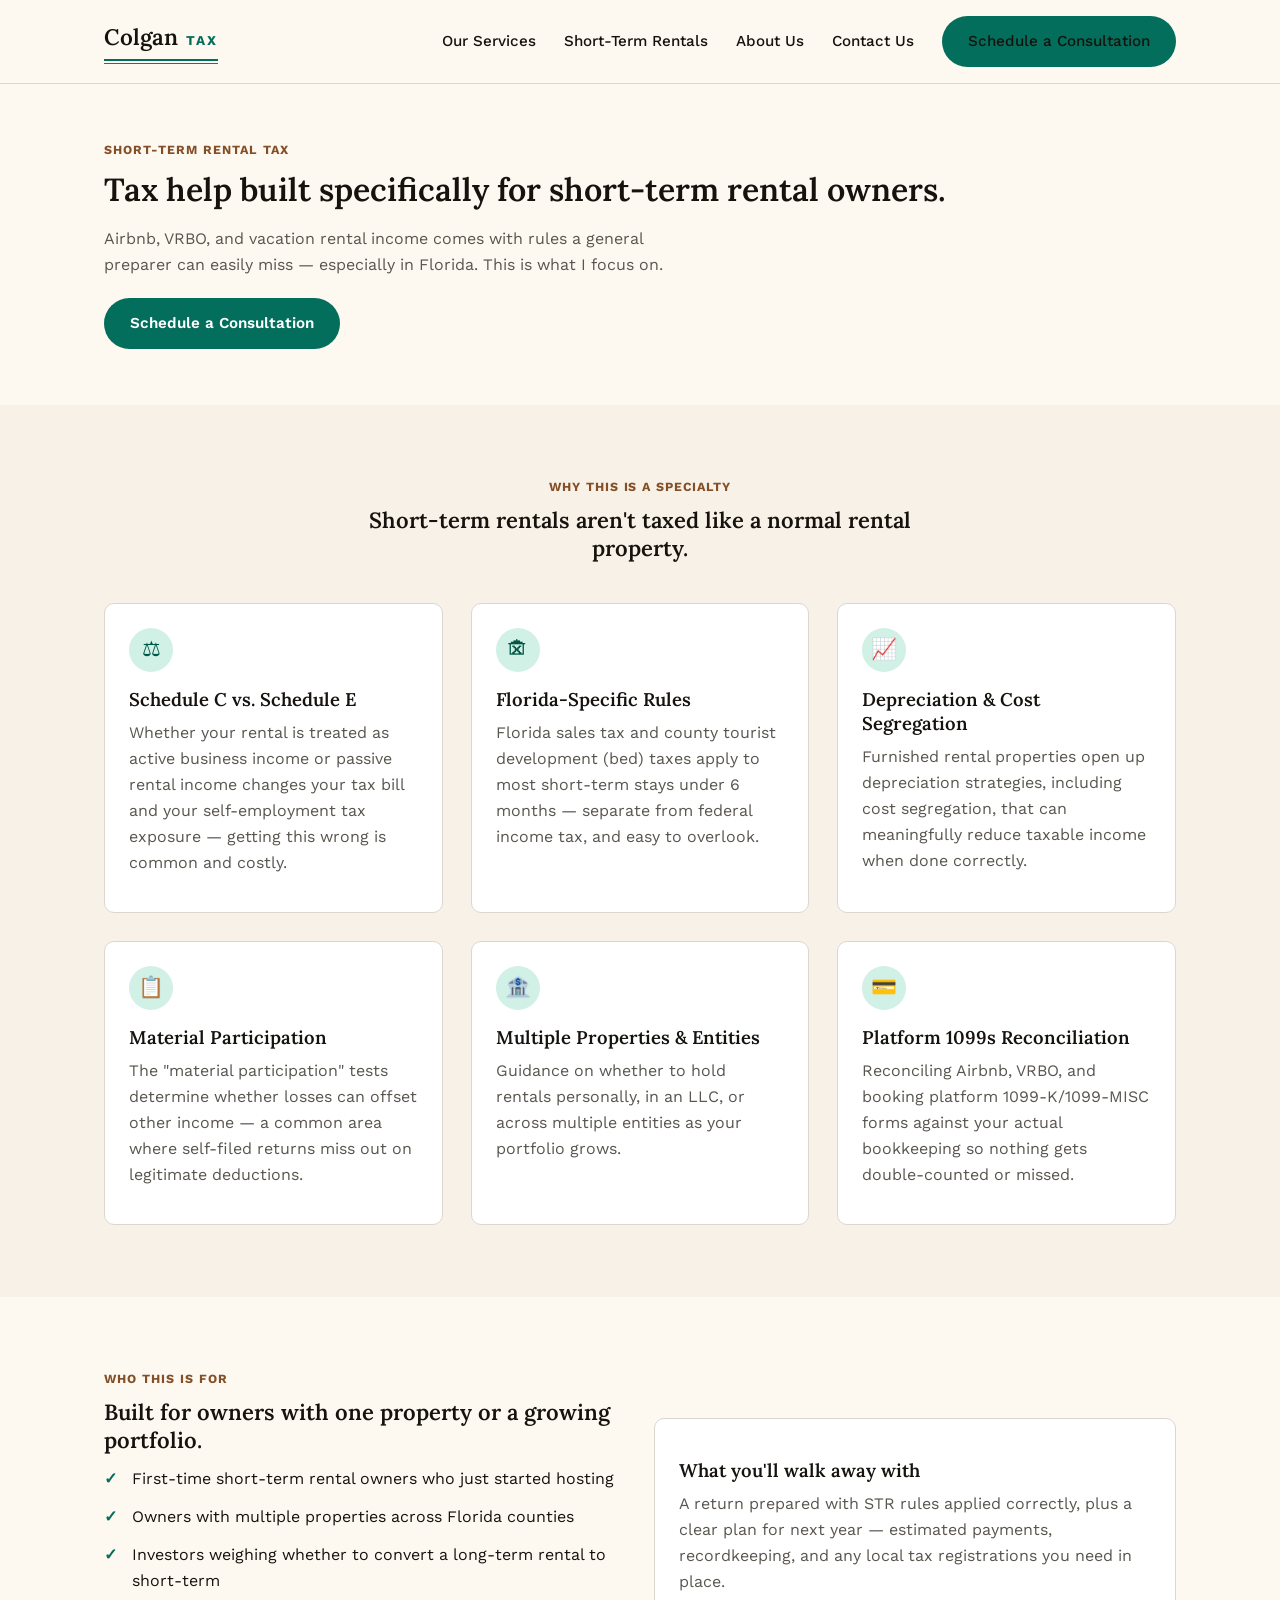
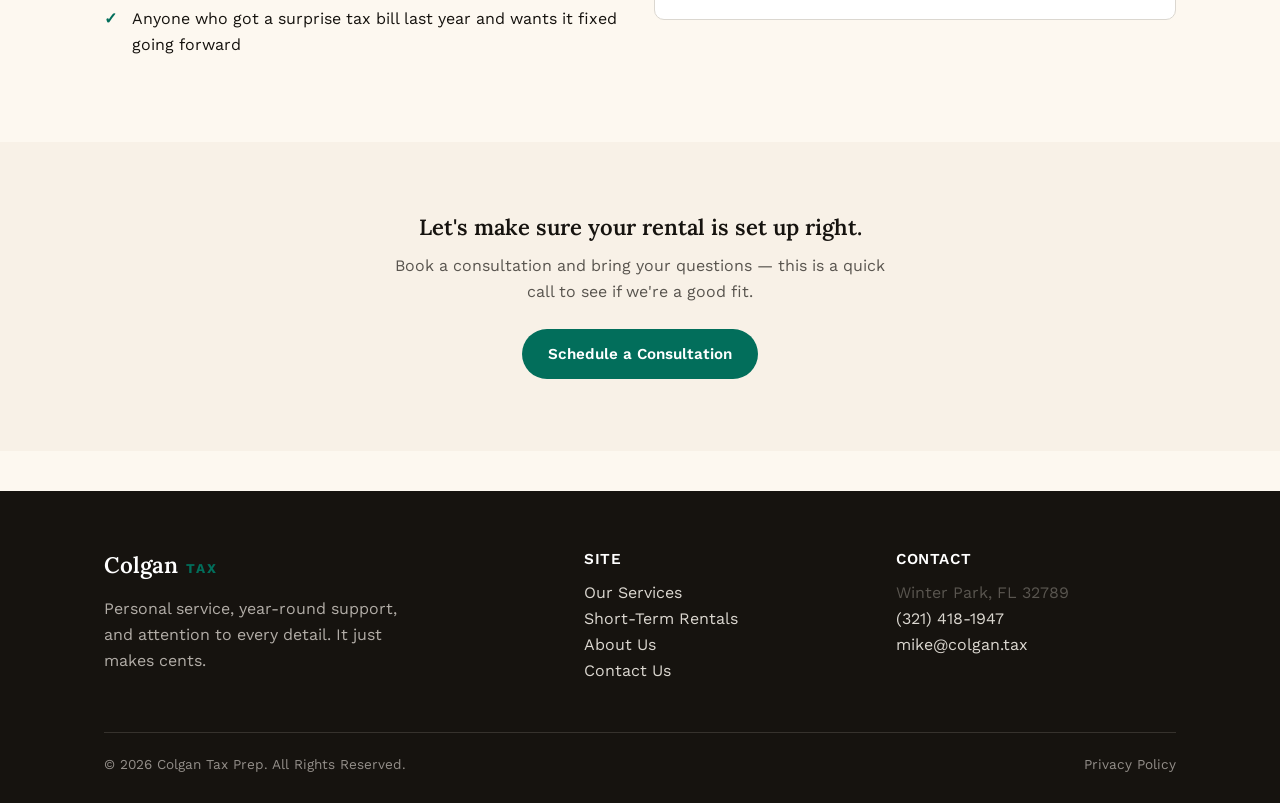
<file: short-term-rentals.html>
<!DOCTYPE html>
<html lang="en">
<head>
  <meta charset="UTF-8">
  <meta name="viewport" content="width=device-width, initial-scale=1.0">
  <title>Short-Term Rental Tax Specialists | Colgan Tax</title>
  <meta name="description" content="Tax preparation and planning for short-term and vacation rental owners, with specialized knowledge of Florida rental tax rules.">
  <link rel="icon" type="image/svg+xml" href="images/favicon.svg">
  <link rel="stylesheet" href="css/styles.css">
</head>
<body>

  <header class="site-header">
    <nav class="nav">
      <a href="index.html" class="logo">
        <span class="logo-wordmark">Colgan<span class="tax">TAX</span></span>
        <span class="logo-rules"><span class="rule-1"></span><span class="rule-2"></span></span>
      </a>
      <button class="nav-toggle" aria-label="Toggle navigation">&#9776;</button>
      <ul class="nav-links">
        <li><a href="services.html">Our Services</a></li>
        <li><a href="short-term-rentals.html">Short-Term Rentals</a></li>
        <li><a href="about.html">About Us</a></li>
        <li><a href="contact.html">Contact Us</a></li>
        <li><a href="contact.html#consultation" class="btn btn-primary">Schedule a Consultation</a></li>
      </ul>
    </nav>
  </header>

  <section class="hero-small">
    <div class="container">
      <span class="eyebrow">Short-Term Rental Tax</span>
      <h1>Tax help built specifically for short-term rental owners.</h1>
      <p style="max-width:600px;">Airbnb, VRBO, and vacation rental income comes with rules a general preparer can easily miss — especially in Florida. This is what I focus on.</p>
      <div class="actions" style="margin-top:20px;">
        <a href="contact.html#consultation" class="btn btn-primary">Schedule a Consultation</a>
      </div>
    </div>
  </section>

  <section class="bg-paper-alt">
    <div class="container">
      <div class="section-header center">
        <span class="eyebrow">Why This Is a Specialty</span>
        <h2>Short-term rentals aren't taxed like a normal rental property.</h2>
      </div>
      <div class="grid grid-3">
        <div class="card">
          <div class="icon">&#9878;</div>
          <h3>Schedule C vs. Schedule E</h3>
          <p>Whether your rental is treated as active business income or passive rental income changes your tax bill and your self-employment tax exposure — getting this wrong is common and costly.</p>
        </div>
        <div class="card">
          <div class="icon">&#127962;</div>
          <h3>Florida-Specific Rules</h3>
          <p>Florida sales tax and county tourist development (bed) taxes apply to most short-term stays under 6 months — separate from federal income tax, and easy to overlook.</p>
        </div>
        <div class="card">
          <div class="icon">&#128200;</div>
          <h3>Depreciation &amp; Cost Segregation</h3>
          <p>Furnished rental properties open up depreciation strategies, including cost segregation, that can meaningfully reduce taxable income when done correctly.</p>
        </div>
        <div class="card">
          <div class="icon">&#128203;</div>
          <h3>Material Participation</h3>
          <p>The "material participation" tests determine whether losses can offset other income — a common area where self-filed returns miss out on legitimate deductions.</p>
        </div>
        <div class="card">
          <div class="icon">&#127974;</div>
          <h3>Multiple Properties &amp; Entities</h3>
          <p>Guidance on whether to hold rentals personally, in an LLC, or across multiple entities as your portfolio grows.</p>
        </div>
        <div class="card">
          <div class="icon">&#128179;</div>
          <h3>Platform 1099s Reconciliation</h3>
          <p>Reconciling Airbnb, VRBO, and booking platform 1099-K/1099-MISC forms against your actual bookkeeping so nothing gets double-counted or missed.</p>
        </div>
      </div>
    </div>
  </section>

  <section>
    <div class="container grid grid-2" style="align-items:center;">
      <div>
        <span class="eyebrow">Who This Is For</span>
        <h2>Built for owners with one property or a growing portfolio.</h2>
        <ul class="check-list">
          <li>First-time short-term rental owners who just started hosting</li>
          <li>Owners with multiple properties across Florida counties</li>
          <li>Investors weighing whether to convert a long-term rental to short-term</li>
          <li>Anyone who got a surprise tax bill last year and wants it fixed going forward</li>
        </ul>
      </div>
      <div class="card">
        <h3>What you'll walk away with</h3>
        <p style="margin-bottom:0;">A return prepared with STR rules applied correctly, plus a clear plan for next year — estimated payments, recordkeeping, and any local tax registrations you need in place.</p>
      </div>
    </div>
  </section>

  <section class="bg-paper-alt text-center">
    <div class="container">
      <h2>Let's make sure your rental is set up right.</h2>
      <p style="max-width:520px;margin:0 auto 24px;">Book a consultation and bring your questions — this is a quick call to see if we're a good fit.</p>
      <a href="contact.html#consultation" class="btn btn-primary">Schedule a Consultation</a>
    </div>
  </section>

  <footer class="site-footer">
    <div class="container">
      <div class="footer-grid">
        <div>
          <span class="logo-wordmark">Colgan<span class="tax">TAX</span></span>
          <p class="footer-tagline">Personal service, year-round support, and attention to every detail. It just makes cents.</p>
        </div>
        <div>
          <h4>Site</h4>
          <p><a href="services.html">Our Services</a><br>
          <a href="short-term-rentals.html">Short-Term Rentals</a><br>
          <a href="about.html">About Us</a><br>
          <a href="contact.html">Contact Us</a></p>
        </div>
        <div>
          <h4>Contact</h4>
          <p>Winter Park, FL 32789<br>
          <a href="tel:+13214181947">(321) 418-1947</a><br>
          <a href="mailto:mike@colgan.tax">mike@colgan.tax</a></p>
        </div>
      </div>
      <div class="footer-bottom">
        <span>&copy; <span data-year>2026</span> Colgan Tax Prep. All Rights Reserved.</span>
        <span><a href="#">Privacy Policy</a></span>
      </div>
    </div>
  </footer>

  <script src="js/main.js"></script>
</body>
</html>
</file>
<file: css/styles.css>
@import url('https://fonts.googleapis.com/css2?family=Lora:ital,wght@0,500;0,600;0,700;1,500&family=Work+Sans:wght@400;500;600;700&display=swap');

/* =========================================================
   Colgan Tax — design tokens
   Source: Colgan Tax Design System v1, July 2026
   ========================================================= */
:root {
  --paper: oklch(98% .012 75);
  --ink: oklch(19% .01 75);
  --ink-soft: oklch(45% .01 75);
  --line: oklch(88% .01 75);

  --green: oklch(48% .09 175);
  --green-dark: oklch(40% .09 175);
  --green-tint: oklch(93% .035 175);

  --gold: oklch(48% .09 55);
  --gold-dark: oklch(40% .09 55);
  --gold-tint: oklch(93% .035 55);

  --font-display: 'Lora', Georgia, serif;
  --font-body: 'Work Sans', -apple-system, BlinkMacSystemFont, sans-serif;

  --radius-pill: 999px;
  --radius-card: 10px;
  --max-width: 1120px;
  --shadow: 0 2px 14px rgba(20, 30, 25, 0.06);
}

* { box-sizing: border-box; }
html { scroll-behavior: smooth; }

body {
  margin: 0;
  font-family: var(--font-body);
  color: var(--ink);
  background: var(--paper);
  line-height: 1.625; /* body 16/26 */
}

h1, h2, h3, h4 {
  font-family: var(--font-display);
  font-weight: 600;
  color: var(--ink);
  margin: 0 0 0.5em;
}

h1 { font-size: 2rem; line-height: 1.25; } /* 32/40 */
h2 { font-size: 1.375rem; line-height: 1.27; } /* 22/28 */
h3 { font-size: 1.15rem; line-height: 1.3; }

.display { font-size: 3rem; line-height: 1.17; } /* 48/56 */

p { margin: 0 0 1em; color: var(--ink-soft); }

a { color: var(--green); text-decoration: none; }
a:hover { text-decoration: underline; }

img { max-width: 100%; display: block; }

.container {
  max-width: var(--max-width);
  margin: 0 auto;
  padding: 0 24px;
}

/* ---------- Logo / wordmark (Direction A — Grand Total wordmark) ---------- */
.logo {
  display: inline-flex;
  flex-direction: column;
  text-decoration: none;
  width: fit-content;
}
.logo:hover { text-decoration: none; }
.logo-wordmark {
  font-family: var(--font-display);
  font-weight: 600;
  font-size: 1.4rem;
  color: var(--ink);
  display: flex;
  align-items: baseline;
  gap: 8px;
}
.logo-wordmark .tax {
  font-family: var(--font-body);
  font-weight: 700;
  letter-spacing: 0.15em;
  color: var(--green);
  font-size: 0.6em;
}
.logo-rules { margin-top: 4px; }
.logo-rules span { display: block; }
.logo-rules .rule-1 { height: 2px; background: var(--green); }
.logo-rules .rule-2 { height: 1px; background: var(--gold); margin-top: 2px; }

/* ---------- Header / nav ---------- */
.site-header {
  background: var(--paper);
  border-bottom: 1px solid var(--line);
  position: sticky;
  top: 0;
  z-index: 50;
}

.nav {
  display: flex;
  align-items: center;
  justify-content: space-between;
  padding: 16px 24px;
  max-width: var(--max-width);
  margin: 0 auto;
}

.nav-links {
  display: flex;
  align-items: center;
  gap: 28px;
  list-style: none;
  margin: 0;
  padding: 0;
}

.nav-links a {
  color: var(--ink);
  font-weight: 500;
  font-size: 0.95rem;
}
.nav-links a:hover { color: var(--green); text-decoration: none; }

.nav-toggle {
  display: none;
  background: none;
  border: none;
  font-size: 1.6rem;
  color: var(--ink);
  cursor: pointer;
}

/* ---------- Buttons ---------- */
.btn {
  display: inline-block;
  padding: 13px 26px;
  border-radius: var(--radius-pill);
  font-weight: 600;
  font-size: 0.95rem;
  cursor: pointer;
  border: none;
  font-family: var(--font-body);
}

.btn-primary { background: var(--green); color: #fff; }
.btn-primary:hover { background: var(--green-dark); text-decoration: none; }

.btn-gold { background: var(--gold); color: #fff; }
.btn-gold:hover { background: var(--gold-dark); text-decoration: none; }

.btn-outline { background: transparent; color: var(--ink); border: 1px solid var(--ink); }
.btn-outline:hover { background: var(--ink); color: var(--paper); text-decoration: none; }

.btn-outline-invert { background: transparent; color: #fff; border: 1px solid rgba(255,255,255,0.5); }
.btn-outline-invert:hover { background: rgba(255,255,255,0.12); text-decoration: none; }

.text-link { color: var(--green); font-weight: 600; }

/* ---------- Hero ---------- */
.hero { padding: 72px 0; }
.hero-small { padding: 56px 0; }

.hero-grid {
  display: grid;
  grid-template-columns: 1.1fr 1fr;
  gap: 48px;
  align-items: center;
}

.eyebrow {
  text-transform: uppercase;
  letter-spacing: 0.08em;
  font-size: 0.78rem;
  color: var(--gold);
  font-weight: 700;
  margin-bottom: 10px;
  display: block;
}

.hero .actions { display: flex; gap: 16px; margin-top: 28px; flex-wrap: wrap; }

/* ---------- Photo placeholder (diagonal ledger stripes) ---------- */
.photo-block {
  border-radius: var(--radius-card);
  aspect-ratio: 4 / 3;
  display: flex;
  align-items: flex-end;
  padding: 12px;
  font-size: 0.75rem;
  color: var(--ink-soft);
  font-family: var(--font-body);
}
.photo-block.tint-green {
  background-color: var(--green-tint);
  background-image: repeating-linear-gradient(135deg, oklch(48% .09 175 / 14%) 0px, oklch(48% .09 175 / 14%) 2px, transparent 2px, transparent 11px);
}
.photo-block.tint-gold {
  background-color: var(--gold-tint);
  background-image: repeating-linear-gradient(135deg, oklch(48% .09 55 / 14%) 0px, oklch(48% .09 55 / 14%) 2px, transparent 2px, transparent 11px);
}
.hero-grid .photo-block { aspect-ratio: 3 / 4; }

/* ---------- Sections ---------- */
section { padding: 72px 0; }
.section-tight { padding: 56px 0; }

.section-header { max-width: 640px; margin-bottom: 40px; }
.section-header.center { margin-left: auto; margin-right: auto; text-align: center; }

/* ---------- Grid / cards ---------- */
.grid { display: grid; gap: 28px; }
.grid-3 { grid-template-columns: repeat(3, 1fr); }
.grid-2 { grid-template-columns: repeat(2, 1fr); }
.grid-4 { grid-template-columns: repeat(4, 1fr); }

.card {
  background: #fff;
  border: 1px solid var(--line);
  border-radius: var(--radius-card);
  padding: 24px;
}
.card h3 { margin: 16px 0 8px; }
.card p { margin-bottom: 12px; }

.card .icon {
  width: 44px;
  height: 44px;
  border-radius: 50%;
  background: var(--green-tint);
  color: var(--green-dark);
  display: flex;
  align-items: center;
  justify-content: center;
  font-size: 1.3rem;
}

/* ---------- Tags / badges ---------- */
.tag {
  display: inline-block;
  border-radius: var(--radius-pill);
  padding: 6px 16px;
  font-size: 0.85rem;
  font-weight: 600;
  margin-right: 8px;
  margin-bottom: 8px;
}
.tag-green { background: var(--green-tint); color: var(--green-dark); }
.tag-gold { background: var(--gold-tint); color: var(--gold-dark); }

/* ---------- Callout banner ---------- */
.callout {
  background: var(--green);
  color: #fff;
  border-radius: var(--radius-card);
  padding: 40px;
  display: flex;
  align-items: center;
  justify-content: space-between;
  gap: 24px;
  flex-wrap: wrap;
}
.callout h2, .callout p { color: #fff; }
.callout p { color: rgba(255,255,255,0.9); margin-bottom: 0; }

/* ---------- Trust bar ---------- */
.trust-item h3 { font-family: var(--font-body); font-size: 1rem; font-weight: 700; margin-bottom: 6px; }
.trust-item p { font-size: 0.92rem; margin-bottom: 0; }

/* ---------- List with checks ---------- */
.check-list { list-style: none; margin: 0; padding: 0; }
.check-list li {
  padding-left: 28px;
  position: relative;
  margin-bottom: 12px;
  color: var(--ink);
}
.check-list li::before {
  content: "\2713";
  position: absolute;
  left: 0;
  color: var(--green);
  font-weight: bold;
}

/* ---------- Testimonial ---------- */
.testimonial {
  font-family: var(--font-display);
  font-style: italic;
  font-weight: 500;
  font-size: 1.4rem;
  line-height: 1.4;
  color: var(--ink);
  max-width: 720px;
}
.testimonial cite {
  display: block;
  margin-top: 16px;
  font-style: normal;
  font-family: var(--font-body);
  font-weight: 600;
  color: var(--ink-soft);
  font-size: 0.9rem;
}

/* ---------- Forms ---------- */
form .field { margin-bottom: 20px; }
label { display: block; font-weight: 600; margin-bottom: 6px; font-size: 0.92rem; color: var(--ink); }
input, textarea, select {
  width: 100%;
  padding: 12px 14px;
  border: 1px solid var(--line);
  border-radius: 8px;
  font-family: var(--font-body);
  font-size: 1rem;
  background: #fff;
  color: var(--ink);
}
input:focus, textarea:focus, select:focus {
  outline: 2px solid var(--green);
  outline-offset: 1px;
}
textarea { resize: vertical; min-height: 130px; }

/* ---------- Footer ---------- */
.site-footer {
  background: var(--ink);
  color: oklch(88% .01 75);
  padding: 56px 0 28px;
  margin-top: 40px;
}
.site-footer .logo-wordmark { color: #fff; }
.site-footer h4 { color: #fff; font-family: var(--font-body); font-size: 0.95rem; letter-spacing: 0.04em; text-transform: uppercase; }
.site-footer a { color: oklch(88% .01 75); }
.site-footer a:hover { color: #fff; }
.footer-tagline { margin-top: 12px; max-width: 320px; color: oklch(75% .01 75); }
.footer-grid {
  display: grid;
  grid-template-columns: 1.6fr 1fr 1fr;
  gap: 32px;
  margin-bottom: 32px;
}
.footer-bottom {
  border-top: 1px solid oklch(32% .01 75);
  padding-top: 20px;
  font-size: 0.85rem;
  display: flex;
  justify-content: space-between;
  flex-wrap: wrap;
  gap: 12px;
  color: oklch(65% .01 75);
}
.footer-bottom a { color: oklch(65% .01 75); }

/* ---------- Utility ---------- */
.text-center { text-align: center; }
.mt-0 { margin-top: 0; }
.bg-paper-alt { background: oklch(96% .015 75); }

/* ---------- Responsive ---------- */
@media (max-width: 860px) {
  .grid-3, .grid-4 { grid-template-columns: 1fr 1fr; }
  .footer-grid { grid-template-columns: 1fr 1fr; }
  .hero-grid { grid-template-columns: 1fr; }
  .hero-grid .photo-block { aspect-ratio: 16/9; order: -1; }
  .display { font-size: 2.4rem; }
}

@media (max-width: 640px) {
  .display { font-size: 2rem; }
  .grid-3, .grid-2, .grid-4 { grid-template-columns: 1fr; }
  .footer-grid { grid-template-columns: 1fr; }

  .nav-toggle { display: block; }
  .nav-links {
    position: absolute;
    top: 100%;
    left: 0;
    right: 0;
    background: var(--paper);
    border-bottom: 1px solid var(--line);
    flex-direction: column;
    align-items: flex-start;
    padding: 20px 24px;
    gap: 18px;
    display: none;
  }
  .nav-links.open { display: flex; }
}
</file>
